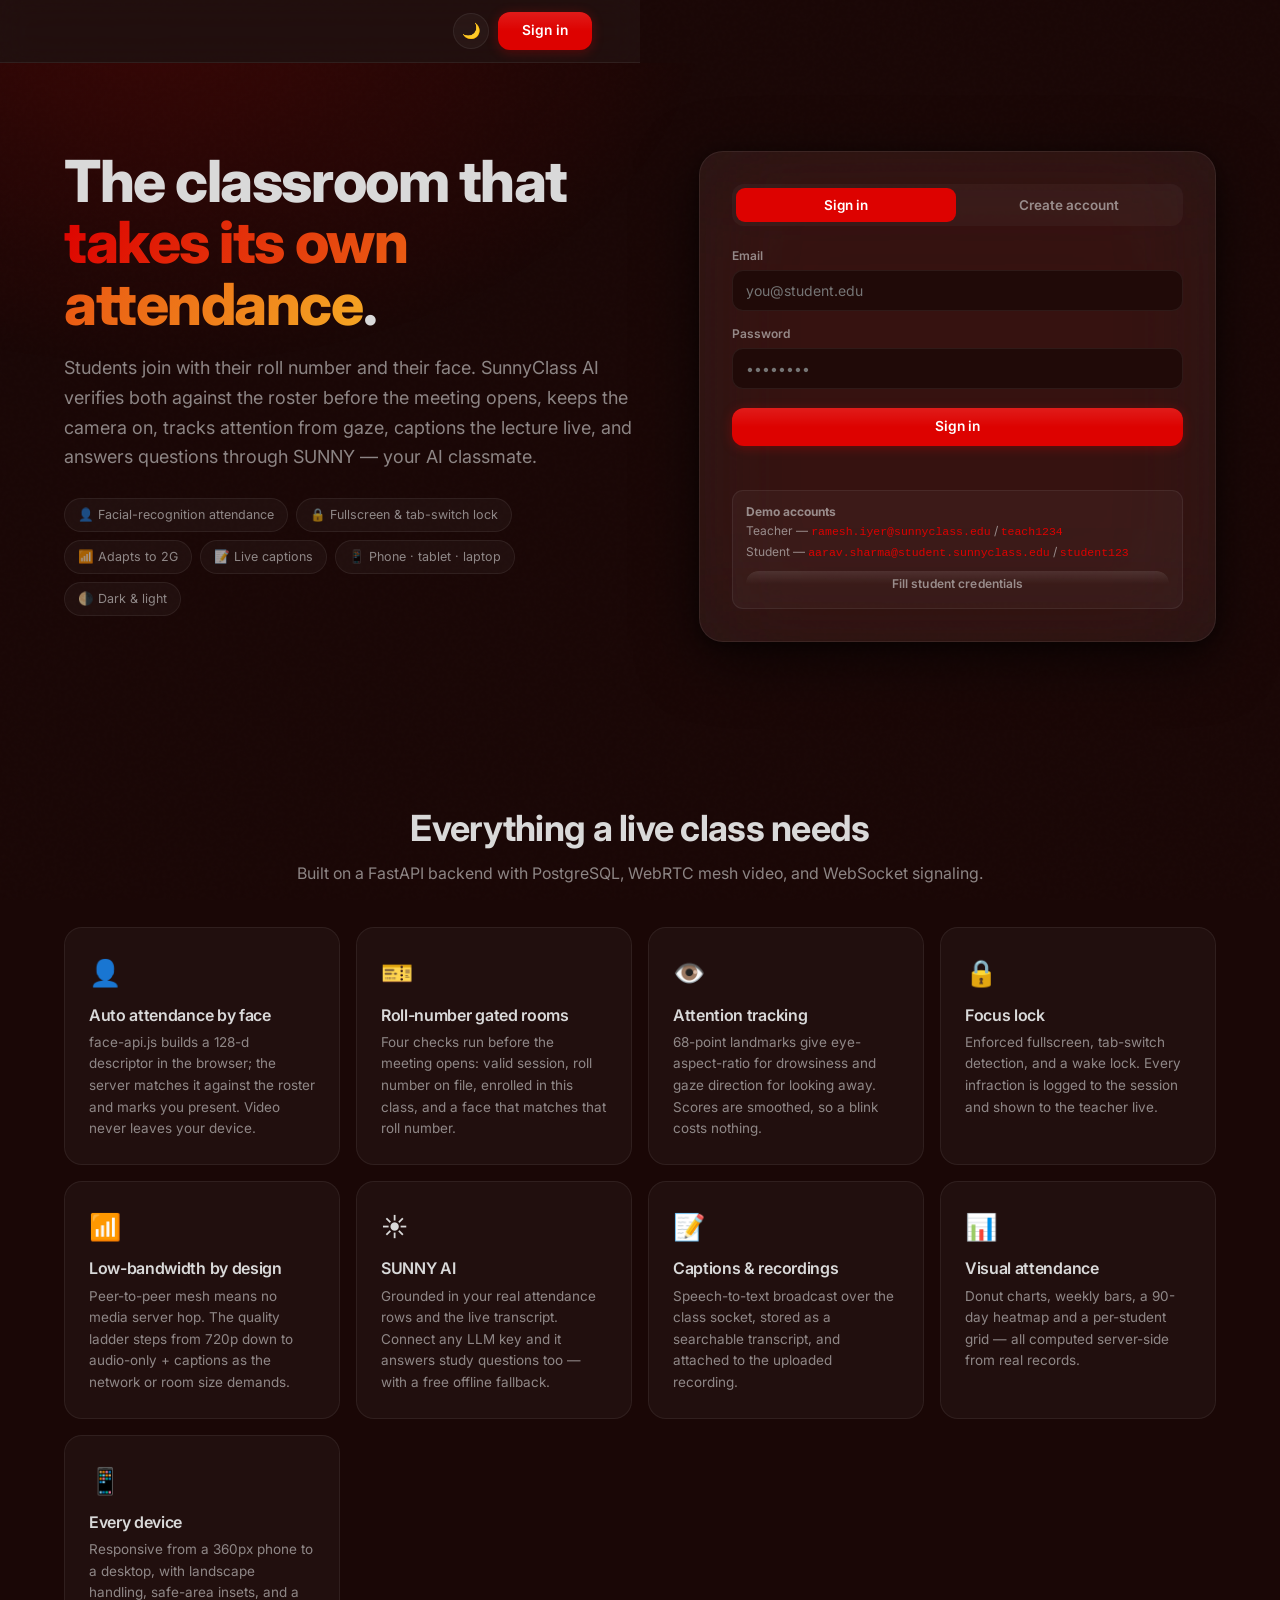
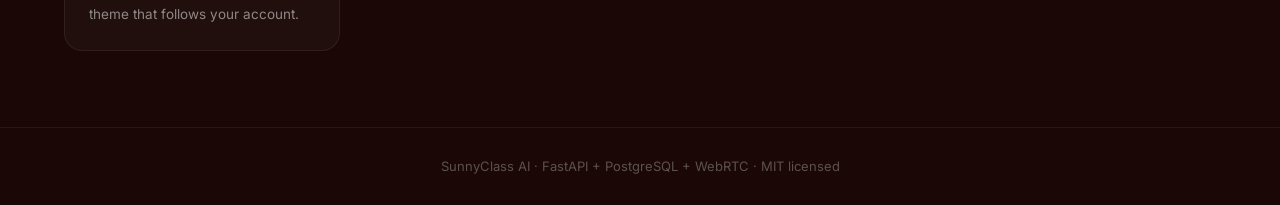
<file: frontend/index.html>
<!DOCTYPE html>
<html lang="en" data-theme="dark">
<head>
<meta charset="UTF-8">
<meta name="viewport" content="width=device-width, initial-scale=1, viewport-fit=cover">
<meta name="theme-color" content="#1A0706">
<meta name="description" content="SunnyClass AI — virtual classrooms with facial-recognition attendance, live captions, and the SUNNY AI assistant.">
<title>SunnyClass AI — Intelligent Virtual Classrooms</title>
<link rel="preconnect" href="https://fonts.googleapis.com">
<link rel="preconnect" href="https://fonts.gstatic.com" crossorigin>
<link href="https://fonts.googleapis.com/css2?family=Inter:wght@300;400;500;600;700;800&display=swap" rel="stylesheet">
<link rel="stylesheet" href="css/liquid-glass.css">
<link rel="stylesheet" href="css/classroom.css">
<style>
  body { margin:0; background:var(--bg-primary); color:var(--text-primary); overflow-x:hidden; }
  .nav { position:sticky; top:0; z-index:50; display:flex; align-items:center; justify-content:space-between;
         padding:12px clamp(14px,4vw,48px); backdrop-filter:blur(18px);
         background:var(--glass-bg); border-bottom:1px solid var(--glass-border); }
  .brand { display:flex; align-items:center; gap:9px; font-weight:800; font-size:17px; }
  .brand em { font-style:normal; color:var(--accent); }
  .nav-actions { display:flex; align-items:center; gap:9px; }

  .hero { display:grid; grid-template-columns:1.05fr .95fr; gap:clamp(24px,5vw,64px);
          align-items:center; padding:clamp(36px,7vw,88px) clamp(16px,5vw,64px);
          background:radial-gradient(900px 600px at 12% -10%, rgba(var(--accent-rgb),.16), transparent 62%); }
  .hero h1 { font-size:clamp(32px,5.6vw,58px); line-height:1.06; letter-spacing:-.025em; margin:0 0 18px; }
  .hero h1 span { background:linear-gradient(120deg,var(--accent),#F5A623); -webkit-background-clip:text;
                  background-clip:text; -webkit-text-fill-color:transparent; }
  .hero p.lead { font-size:clamp(15px,2.1vw,18px); color:var(--text-secondary); line-height:1.65; margin:0 0 26px; max-width:52ch; }
  .pill-row { display:flex; flex-wrap:wrap; gap:8px; margin-bottom:26px; }
  .pill { padding:6px 13px; border-radius:999px; font-size:12.5px; background:var(--glass-bg);
          border:1px solid var(--glass-border); color:var(--text-secondary); }

  .auth-card { padding:clamp(20px,3.4vw,32px); border-radius:24px; }
  .auth-tabs { display:flex; gap:4px; padding:4px; border-radius:12px; background:var(--glass-bg); margin-bottom:20px; }
  .auth-tab { flex:1; padding:9px; border:0; border-radius:9px; background:transparent; cursor:pointer;
              font-family:inherit; font-size:13.5px; font-weight:600; color:var(--text-secondary); transition:all .2s; }
  .auth-tab.active { background:var(--accent); color:#fff; }
  .field { margin-bottom:13px; }
  .field label { display:block; font-size:12px; font-weight:600; color:var(--text-secondary); margin-bottom:5px; }
  .field input, .field select {
    width:100%; padding:11px 13px; border-radius:11px; font-family:inherit; font-size:14px; box-sizing:border-box;
    background:var(--bg-secondary); border:1px solid var(--glass-border); color:var(--text-primary); transition:border-color .2s; }
  .field input:focus, .field select:focus { outline:none; border-color:var(--accent); }
  .row2 { display:grid; grid-template-columns:1fr 1fr; gap:10px; }
  .auth-msg { font-size:13px; margin:10px 0 0; min-height:18px; }
  .auth-msg.error { color:var(--accent); } .auth-msg.ok { color:#2ECC71; }
  .demo-note { margin-top:16px; padding:11px 13px; border-radius:11px; font-size:12px; line-height:1.6;
               background:var(--glass-bg); color:var(--text-secondary); border:1px solid var(--glass-border); }
  .demo-note code { color:var(--accent); font-size:11.5px; }

  .features { padding:clamp(36px,6vw,80px) clamp(16px,5vw,64px); }
  .features h2 { font-size:clamp(24px,3.6vw,36px); text-align:center; margin:0 0 10px; letter-spacing:-.02em; }
  .features > p { text-align:center; color:var(--text-secondary); margin:0 0 40px; }
  .fgrid { display:grid; grid-template-columns:repeat(auto-fit,minmax(250px,1fr)); gap:16px; max-width:1180px; margin:0 auto; }
  .fcard { padding:24px; border-radius:18px; background:var(--glass-bg); border:1px solid var(--glass-border);
           transition:transform .25s cubic-bezier(.16,1,.3,1), border-color .25s; }
  .fcard:hover { transform:translateY(-4px); border-color:var(--glass-border-hover); }
  .fcard i { font-style:normal; font-size:26px; display:block; margin-bottom:12px; }
  .fcard h3 { margin:0 0 7px; font-size:16px; }
  .fcard p { margin:0; font-size:13.5px; color:var(--text-secondary); line-height:1.6; }

  footer { padding:28px; text-align:center; color:var(--text-tertiary); font-size:13px;
           border-top:1px solid var(--glass-border); }
  @media (max-width:900px) { .hero { grid-template-columns:1fr; } }
</style>
</head>
<body>

<nav class="nav">
  <div class="brand">☀️ SunnyClass <em>AI</em></div>
  <div class="nav-actions">
    <button class="icon-btn" id="btn-theme" title="Light / dark">🌙</button>
    <a class="btn btn-primary" href="#auth" style="text-decoration:none">Sign in</a>
  </div>
</nav>

<section class="hero">
  <div>
    <h1>The classroom that <span>takes its own attendance</span>.</h1>
    <p class="lead">
      Students join with their roll number and their face. SunnyClass AI verifies both against
      the roster before the meeting opens, keeps the camera on, tracks attention from gaze,
      captions the lecture live, and answers questions through SUNNY — your AI classmate.
    </p>
    <div class="pill-row">
      <span class="pill">👤 Facial-recognition attendance</span>
      <span class="pill">🔒 Fullscreen &amp; tab-switch lock</span>
      <span class="pill">📶 Adapts to 2G</span>
      <span class="pill">📝 Live captions</span>
      <span class="pill">📱 Phone · tablet · laptop</span>
      <span class="pill">🌗 Dark &amp; light</span>
    </div>
  </div>

  <div class="auth-card glass-float" id="auth">
    <div class="auth-tabs">
      <button class="auth-tab active" data-mode="login">Sign in</button>
      <button class="auth-tab" data-mode="register">Create account</button>
    </div>

    <form id="auth-form" autocomplete="on">
      <div id="register-only" hidden>
        <div class="field">
          <label for="f-name">Full name</label>
          <input id="f-name" name="name" type="text" placeholder="Aarav Sharma" autocomplete="name">
        </div>
        <div class="row2">
          <div class="field">
            <label for="f-role">I am a</label>
            <select id="f-role" name="role">
              <option value="student">Student</option>
              <option value="teacher">Teacher</option>
            </select>
          </div>
          <div class="field">
            <label for="f-roll">Roll number</label>
            <input id="f-roll" name="roll" type="text" placeholder="21CS031" autocomplete="off">
          </div>
        </div>
      </div>

      <div class="field">
        <label for="f-email">Email</label>
        <input id="f-email" name="email" type="email" required placeholder="you@student.edu" autocomplete="email">
      </div>
      <div class="field">
        <label for="f-pass">Password</label>
        <input id="f-pass" name="password" type="password" required placeholder="••••••••" autocomplete="current-password">
      </div>

      <button class="btn btn-primary" id="auth-submit" type="submit" style="width:100%;margin-top:6px">Sign in</button>
      <p class="auth-msg" id="auth-msg"></p>
    </form>

    <div class="demo-note">
      <strong>Demo accounts</strong><br>
      Teacher — <code>ramesh.iyer@sunnyclass.edu</code> / <code>teach1234</code><br>
      Student — <code>aarav.sharma@student.sunnyclass.edu</code> / <code>student123</code>
      <button class="btn btn-ghost" id="fill-student" style="margin-top:9px;width:100%;font-size:12px;padding:7px">
        Fill student credentials
      </button>
    </div>
  </div>
</section>

<section class="features">
  <h2>Everything a live class needs</h2>
  <p>Built on a FastAPI backend with PostgreSQL, WebRTC mesh video, and WebSocket signaling.</p>
  <div class="fgrid">
    <div class="fcard"><i>👤</i><h3>Auto attendance by face</h3>
      <p>face-api.js builds a 128-d descriptor in the browser; the server matches it against the roster and marks you present. Video never leaves your device.</p></div>
    <div class="fcard"><i>🎫</i><h3>Roll-number gated rooms</h3>
      <p>Four checks run before the meeting opens: valid session, roll number on file, enrolled in this class, and a face that matches that roll number.</p></div>
    <div class="fcard"><i>👁️</i><h3>Attention tracking</h3>
      <p>68-point landmarks give eye-aspect-ratio for drowsiness and gaze direction for looking away. Scores are smoothed, so a blink costs nothing.</p></div>
    <div class="fcard"><i>🔒</i><h3>Focus lock</h3>
      <p>Enforced fullscreen, tab-switch detection, and a wake lock. Every infraction is logged to the session and shown to the teacher live.</p></div>
    <div class="fcard"><i>📶</i><h3>Low-bandwidth by design</h3>
      <p>Peer-to-peer mesh means no media server hop. The quality ladder steps from 720p down to audio-only + captions as the network or room size demands.</p></div>
    <div class="fcard"><i>☀️</i><h3>SUNNY AI</h3>
      <p>Grounded in your real attendance rows and the live transcript. Connect any LLM key and it answers study questions too — with a free offline fallback.</p></div>
    <div class="fcard"><i>📝</i><h3>Captions &amp; recordings</h3>
      <p>Speech-to-text broadcast over the class socket, stored as a searchable transcript, and attached to the uploaded recording.</p></div>
    <div class="fcard"><i>📊</i><h3>Visual attendance</h3>
      <p>Donut charts, weekly bars, a 90-day heatmap and a per-student grid — all computed server-side from real records.</p></div>
    <div class="fcard"><i>📱</i><h3>Every device</h3>
      <p>Responsive from a 360px phone to a desktop, with landscape handling, safe-area insets, and a theme that follows your account.</p></div>
  </div>
</section>

<footer>SunnyClass AI · FastAPI + PostgreSQL + WebRTC · MIT licensed</footer>

<script src="js/config.js"></script>
<script src="js/api.js"></script>
<script>
(() => {
  const $ = (id) => document.getElementById(id);
  let mode = 'login';

  /* theme */
  const applyTheme = (t) => {
    document.documentElement.setAttribute('data-theme', t);
    localStorage.setItem('sc-theme', t);
    $('btn-theme').textContent = t === 'dark' ? '🌙' : '☀️';
    document.querySelector('meta[name=theme-color]').setAttribute('content', t === 'dark' ? '#1A0706' : '#f5f0ef');
  };
  applyTheme(localStorage.getItem('sc-theme') || 'dark');
  $('btn-theme').onclick = () =>
    applyTheme(document.documentElement.getAttribute('data-theme') === 'dark' ? 'light' : 'dark');

  /* already signed in? */
  if (API.isAuthed()) {
    API.auth.me().then(() => { location.href = '/dashboard.html'; }).catch(() => API.setToken(null));
  }
  if (new URLSearchParams(location.search).get('expired')) {
    $('auth-msg').textContent = 'Your session expired — please sign in again.';
    $('auth-msg').className = 'auth-msg error';
  }

  /* tabs */
  document.querySelectorAll('.auth-tab').forEach(tab => {
    tab.onclick = () => {
      document.querySelectorAll('.auth-tab').forEach(t => t.classList.remove('active'));
      tab.classList.add('active');
      mode = tab.dataset.mode;
      $('register-only').hidden = mode === 'login';
      $('auth-submit').textContent = mode === 'login' ? 'Sign in' : 'Create account';
      $('f-pass').setAttribute('autocomplete', mode === 'login' ? 'current-password' : 'new-password');
      $('auth-msg').textContent = '';
    };
  });

  $('f-role').onchange = (e) => {
    const isStudent = e.target.value === 'student';
    $('f-roll').closest('.field').style.display = isStudent ? '' : 'none';
  };

  $('fill-student').onclick = () => {
    $('f-email').value = 'aarav.sharma@student.sunnyclass.edu';
    $('f-pass').value = 'student123';
  };

  /* submit */
  $('auth-form').onsubmit = async (e) => {
    e.preventDefault();
    const btn = $('auth-submit'), msg = $('auth-msg');
    btn.disabled = true;
    btn.textContent = mode === 'login' ? 'Signing in…' : 'Creating…';
    msg.textContent = '';

    try {
      if (mode === 'login') {
        await API.auth.login($('f-email').value.trim(), $('f-pass').value);
      } else {
        await API.auth.register({
          full_name: $('f-name').value.trim(),
          email: $('f-email').value.trim(),
          password: $('f-pass').value,
          role: $('f-role').value,
          roll_number: $('f-role').value === 'student' ? $('f-roll').value.trim() : null,
        });
      }
      msg.className = 'auth-msg ok';
      msg.textContent = 'Welcome — taking you to your dashboard…';
      const next = new URLSearchParams(location.search).get('next');
      setTimeout(() => { location.href = next || '/dashboard.html'; }, 500);
    } catch (err) {
      msg.className = 'auth-msg error';
      msg.textContent = err.message || 'Something went wrong.';
      btn.disabled = false;
      btn.textContent = mode === 'login' ? 'Sign in' : 'Create account';
    }
  };
})();
</script>
</body>
</html>
</file>
<file: frontend/css/liquid-glass.css>
/* ================================================================
   SunnyClass AI — Liquid Glass Design System
   Dark-first, frosted glass, iOS-style aesthetics
   ================================================================ */

/* === Google Fonts Import === */
@import url('https://fonts.googleapis.com/css2?family=Inter:wght@300;400;500;600;700;800&display=swap');

/* === CSS Custom Properties === */
:root {
  /* --- Color Palette (Dark Theme — Default) --- */
  /* Coffee Bean #1A0706 · Black Cherry #55100D · Racing Red #DD0200 · Alabaster Grey #D9D9D9 */
  --bg-primary:    #1A0706;
  --bg-secondary:  #200a08;
  --bg-tertiary:   #2a100e;
  --bg-elevated:   #351613;

  /* Glass Morphism */
  --glass-bg:         rgba(217, 217, 217, 0.04);
  --glass-bg-hover:   rgba(217, 217, 217, 0.08);
  --glass-bg-active:  rgba(217, 217, 217, 0.12);
  --glass-bg-strong:  rgba(217, 217, 217, 0.07);
  --glass-border:     rgba(217, 217, 217, 0.08);
  --glass-border-hover: rgba(217, 217, 217, 0.15);
  --glass-blur:       40px;
  --glass-saturate:   180%;

  /* Text */
  --text-primary:    #D9D9D9;
  --text-secondary:  rgba(217, 217, 217, 0.60);
  --text-tertiary:   rgba(217, 217, 217, 0.35);
  --text-inverse:    #1A0706;

  /* Accent — Racing Red */
  --accent:          #DD0200;
  --accent-rgb:      221, 2, 0;
  --accent-glow:     rgba(221, 2, 0, 0.30);
  --accent-soft:     rgba(221, 2, 0, 0.14);
  --accent-hover:    #ff2a28;

  /* Semantic Colors */
  --success:         #34d399;
  --success-soft:    rgba(52, 211, 153, 0.12);
  --warning:         #fbbf24;
  --warning-soft:    rgba(251, 191, 36, 0.12);
  --error:           #DD0200;
  --error-soft:      rgba(221, 2, 0, 0.12);
  --info:            #55100D;
  --info-soft:       rgba(85, 16, 13, 0.20);

  /* Radii */
  --radius-xs:  6px;
  --radius-sm:  8px;
  --radius-md:  12px;
  --radius-lg:  16px;
  --radius-xl:  20px;
  --radius-2xl: 24px;
  --radius-full: 9999px;

  /* Spacing Scale */
  --space-1:  4px;
  --space-2:  8px;
  --space-3:  12px;
  --space-4:  16px;
  --space-5:  20px;
  --space-6:  24px;
  --space-8:  32px;
  --space-10: 40px;
  --space-12: 48px;
  --space-16: 64px;
  --space-20: 80px;

  /* Typography */
  --font-family: 'Inter', -apple-system, BlinkMacSystemFont, 'Segoe UI', sans-serif;
  --font-mono:   'SF Mono', 'Fira Code', 'Cascadia Code', monospace;

  --text-xs:   clamp(0.6875rem, 0.65rem + 0.15vw, 0.75rem);   /* ~11-12px */
  --text-sm:   clamp(0.75rem, 0.7rem + 0.2vw, 0.875rem);      /* ~12-14px */
  --text-base: clamp(0.875rem, 0.82rem + 0.22vw, 1rem);        /* ~14-16px */
  --text-lg:   clamp(1rem, 0.92rem + 0.32vw, 1.125rem);        /* ~16-18px */
  --text-xl:   clamp(1.125rem, 1rem + 0.5vw, 1.25rem);         /* ~18-20px */
  --text-2xl:  clamp(1.25rem, 1.1rem + 0.6vw, 1.5rem);         /* ~20-24px */
  --text-3xl:  clamp(1.5rem, 1.2rem + 1.2vw, 2rem);            /* ~24-32px */
  --text-4xl:  clamp(1.875rem, 1.4rem + 1.8vw, 2.5rem);        /* ~30-40px */
  --text-5xl:  clamp(2.25rem, 1.6rem + 2.5vw, 3.25rem);        /* ~36-52px */
  --text-6xl:  clamp(2.75rem, 1.8rem + 3.5vw, 4rem);           /* ~44-64px */

  /* Shadows */
  --shadow-glass:     0 4px 30px rgba(0, 0, 0, 0.4), 0 1px 3px rgba(0, 0, 0, 0.3);
  --shadow-elevated:  0 8px 40px rgba(0, 0, 0, 0.5), 0 2px 8px rgba(0, 0, 0, 0.3);
  --shadow-float:     0 16px 60px rgba(0, 0, 0, 0.6), 0 4px 16px rgba(0, 0, 0, 0.4);
  --shadow-glow:      0 0 30px var(--accent-glow), 0 0 60px rgba(var(--accent-rgb), 0.1);

  /* Transitions */
  --ease-out:       cubic-bezier(0.16, 1, 0.3, 1);
  --ease-bounce:    cubic-bezier(0.34, 1.56, 0.64, 1);
  --ease-spring:    cubic-bezier(0.22, 1, 0.36, 1);
  --duration-fast:  150ms;
  --duration-base:  250ms;
  --duration-slow:  400ms;

  /* Z-Index Scale */
  --z-base:     1;
  --z-dropdown: 100;
  --z-sticky:   200;
  --z-overlay:  300;
  --z-modal:    400;
  --z-toast:    500;
  --z-chatbot:  600;

  /* Scroll progress bar */
  --scroll-progress: 0;

  /* Motion preference */
  --motion-scale: 1;
}

/* === Light Theme === */
[data-theme="light"] {
  --bg-primary:    #f5f0ef;
  --bg-secondary:  #ffffff;
  --bg-tertiary:   #faf6f5;
  --bg-elevated:   #ffffff;

  --glass-bg:         rgba(255, 255, 255, 0.68);
  --glass-bg-hover:   rgba(255, 255, 255, 0.80);
  --glass-bg-active:  rgba(255, 255, 255, 0.90);
  --glass-bg-strong:  rgba(255, 255, 255, 0.82);
  --glass-border:     rgba(85, 16, 13, 0.08);
  --glass-border-hover: rgba(85, 16, 13, 0.14);

  --text-primary:    #1A0706;
  --text-secondary:  rgba(26, 7, 6, 0.55);
  --text-tertiary:   rgba(26, 7, 6, 0.32);
  --text-inverse:    #D9D9D9;

  --accent:          #BB0200;
  --accent-rgb:      187, 2, 0;
  --accent-glow:     rgba(187, 2, 0, 0.18);
  --accent-soft:     rgba(187, 2, 0, 0.10);
  --accent-hover:    #DD0200;

  --shadow-glass:     0 4px 30px rgba(26, 7, 6, 0.06), 0 1px 3px rgba(26, 7, 6, 0.04);
  --shadow-elevated:  0 8px 40px rgba(26, 7, 6, 0.08), 0 2px 8px rgba(26, 7, 6, 0.05);
  --shadow-float:     0 16px 60px rgba(26, 7, 6, 0.10), 0 4px 16px rgba(26, 7, 6, 0.06);
  --shadow-glow:      0 0 30px var(--accent-glow), 0 0 60px rgba(var(--accent-rgb), 0.06);
}

/* === Reduced Motion === */
@media (prefers-reduced-motion: reduce) {
  :root {
    --motion-scale: 0;
    --duration-fast: 0ms;
    --duration-base: 0ms;
    --duration-slow: 0ms;
  }
}

/* === Reset & Base === */
*,
*::before,
*::after {
  margin: 0;
  padding: 0;
  box-sizing: border-box;
}

html {
  font-size: 16px;
  scroll-behavior: smooth;
  -webkit-font-smoothing: antialiased;
  -moz-osx-font-smoothing: grayscale;
  text-rendering: optimizeLegibility;
}

body {
  font-family: var(--font-family);
  font-size: var(--text-base);
  line-height: 1.6;
  color: var(--text-primary);
  background: var(--bg-primary);
  min-height: 100vh;
  overflow-x: hidden;
  transition: background-color var(--duration-slow) var(--ease-out),
              color var(--duration-slow) var(--ease-out);
}

/* Subtle noise texture overlay for depth */
body::before {
  content: '';
  position: fixed;
  inset: 0;
  z-index: -1;
  opacity: 0.015;
  background-image: url("data:image/svg+xml,%3Csvg viewBox='0 0 256 256' xmlns='http://www.w3.org/2000/svg'%3E%3Cfilter id='n'%3E%3CfeTurbulence type='fractalNoise' baseFrequency='0.9' numOctaves='4' stitchTiles='stitch'/%3E%3C/filter%3E%3Crect width='100%25' height='100%25' filter='url(%23n)'/%3E%3C/svg%3E");
  background-repeat: repeat;
  pointer-events: none;
}

a {
  color: var(--accent);
  text-decoration: none;
  transition: color var(--duration-fast) var(--ease-out);
}

a:hover {
  color: var(--accent-hover);
}

img, video {
  max-width: 100%;
  height: auto;
  display: block;
}

button {
  cursor: pointer;
  font-family: inherit;
  border: none;
  background: none;
  color: inherit;
}

input, textarea, select {
  font-family: inherit;
  font-size: inherit;
  color: inherit;
}

::selection {
  background: var(--accent-soft);
  color: var(--accent);
}

/* Custom Scrollbar */
::-webkit-scrollbar {
  width: 6px;
  height: 6px;
}

::-webkit-scrollbar-track {
  background: transparent;
}

::-webkit-scrollbar-thumb {
  background: var(--glass-border);
  border-radius: var(--radius-full);
}

::-webkit-scrollbar-thumb:hover {
  background: var(--glass-border-hover);
}

/* === Typography === */
h1, h2, h3, h4, h5, h6 {
  line-height: 1.2;
  letter-spacing: -0.02em;
  font-weight: 700;
  color: var(--text-primary);
}

h1 { font-size: var(--text-5xl); font-weight: 800; letter-spacing: -0.03em; }
h2 { font-size: var(--text-4xl); }
h3 { font-size: var(--text-3xl); font-weight: 600; }
h4 { font-size: var(--text-2xl); font-weight: 600; }
h5 { font-size: var(--text-xl);  font-weight: 600; }
h6 { font-size: var(--text-lg);  font-weight: 600; }

p {
  color: var(--text-secondary);
  line-height: 1.7;
}

.text-xs   { font-size: var(--text-xs); }
.text-sm   { font-size: var(--text-sm); }
.text-base { font-size: var(--text-base); }
.text-lg   { font-size: var(--text-lg); }
.text-xl   { font-size: var(--text-xl); }
.text-2xl  { font-size: var(--text-2xl); }
.text-3xl  { font-size: var(--text-3xl); }
.text-4xl  { font-size: var(--text-4xl); }
.text-5xl  { font-size: var(--text-5xl); }
.text-6xl  { font-size: var(--text-6xl); }

.font-light    { font-weight: 300; }
.font-normal   { font-weight: 400; }
.font-medium   { font-weight: 500; }
.font-semibold { font-weight: 600; }
.font-bold     { font-weight: 700; }
.font-black    { font-weight: 800; }

.text-primary   { color: var(--text-primary); }
.text-secondary { color: var(--text-secondary); }
.text-tertiary  { color: var(--text-tertiary); }
.text-accent    { color: var(--accent); }
.text-success   { color: var(--success); }
.text-warning   { color: var(--warning); }
.text-error     { color: var(--error); }

.text-center { text-align: center; }
.text-mono   { font-family: var(--font-mono); }

/* === Layout === */
.container {
  width: 100%;
  max-width: 1200px;
  margin: 0 auto;
  padding: 0 var(--space-6);
}

.container-sm { max-width: 680px; }
.container-lg { max-width: 1440px; }

.section {
  padding: var(--space-20) 0;
}

.section-sm {
  padding: var(--space-12) 0;
}

/* Flex Utilities */
.flex        { display: flex; }
.flex-col    { flex-direction: column; }
.flex-wrap   { flex-wrap: wrap; }
.items-center   { align-items: center; }
.items-start    { align-items: flex-start; }
.items-end      { align-items: flex-end; }
.justify-center { justify-content: center; }
.justify-between { justify-content: space-between; }
.justify-end    { justify-content: flex-end; }
.gap-1  { gap: var(--space-1); }
.gap-2  { gap: var(--space-2); }
.gap-3  { gap: var(--space-3); }
.gap-4  { gap: var(--space-4); }
.gap-6  { gap: var(--space-6); }
.gap-8  { gap: var(--space-8); }
.gap-10 { gap: var(--space-10); }
.gap-12 { gap: var(--space-12); }
.flex-1 { flex: 1; }

/* Grid Utilities */
.grid { display: grid; }
.grid-2 { grid-template-columns: repeat(2, 1fr); }
.grid-3 { grid-template-columns: repeat(3, 1fr); }
.grid-4 { grid-template-columns: repeat(4, 1fr); }

@media (max-width: 1024px) {
  .grid-4 { grid-template-columns: repeat(2, 1fr); }
  .grid-3 { grid-template-columns: repeat(2, 1fr); }
}

@media (max-width: 640px) {
  .grid-4,
  .grid-3,
  .grid-2 { grid-template-columns: 1fr; }

  .container { padding: 0 var(--space-4); }
  .section   { padding: var(--space-12) 0; }
}

/* Spacing Utilities */
.mt-1  { margin-top: var(--space-1); }
.mt-2  { margin-top: var(--space-2); }
.mt-3  { margin-top: var(--space-3); }
.mt-4  { margin-top: var(--space-4); }
.mt-6  { margin-top: var(--space-6); }
.mt-8  { margin-top: var(--space-8); }
.mt-10 { margin-top: var(--space-10); }
.mt-12 { margin-top: var(--space-12); }
.mb-2  { margin-bottom: var(--space-2); }
.mb-4  { margin-bottom: var(--space-4); }
.mb-6  { margin-bottom: var(--space-6); }
.mb-8  { margin-bottom: var(--space-8); }

.p-2  { padding: var(--space-2); }
.p-3  { padding: var(--space-3); }
.p-4  { padding: var(--space-4); }
.p-6  { padding: var(--space-6); }
.p-8  { padding: var(--space-8); }
.px-4 { padding-left: var(--space-4); padding-right: var(--space-4); }
.px-6 { padding-left: var(--space-6); padding-right: var(--space-6); }
.py-2 { padding-top: var(--space-2); padding-bottom: var(--space-2); }
.py-3 { padding-top: var(--space-3); padding-bottom: var(--space-3); }
.py-4 { padding-top: var(--space-4); padding-bottom: var(--space-4); }

/* === Glass Components === */

/* Base glass panel */
.glass {
  background: var(--glass-bg);
  backdrop-filter: blur(var(--glass-blur)) saturate(var(--glass-saturate));
  -webkit-backdrop-filter: blur(var(--glass-blur)) saturate(var(--glass-saturate));
  border: 1px solid var(--glass-border);
  border-radius: var(--radius-lg);
  box-shadow: var(--shadow-glass);
  transition: background var(--duration-base) var(--ease-out),
              border-color var(--duration-base) var(--ease-out),
              box-shadow var(--duration-base) var(--ease-out);
}

.glass:hover {
  background: var(--glass-bg-hover);
  border-color: var(--glass-border-hover);
}

/* Strong glass (more opaque) */
.glass-strong {
  background: var(--glass-bg-strong);
  backdrop-filter: blur(60px) saturate(200%);
  -webkit-backdrop-filter: blur(60px) saturate(200%);
  border: 1px solid var(--glass-border);
  border-radius: var(--radius-lg);
  box-shadow: var(--shadow-glass);
}

/* Floating glass (elevated, for nav, modals) */
.glass-float {
  background: var(--glass-bg-strong);
  backdrop-filter: blur(60px) saturate(200%);
  -webkit-backdrop-filter: blur(60px) saturate(200%);
  border: 1px solid var(--glass-border);
  border-radius: var(--radius-xl);
  box-shadow: var(--shadow-float);
}

/* Glass card */
.glass-card {
  background: var(--glass-bg);
  backdrop-filter: blur(var(--glass-blur)) saturate(var(--glass-saturate));
  -webkit-backdrop-filter: blur(var(--glass-blur)) saturate(var(--glass-saturate));
  border: 1px solid var(--glass-border);
  border-radius: var(--radius-xl);
  box-shadow: var(--shadow-glass);
  padding: var(--space-6);
  transition: transform var(--duration-base) var(--ease-out),
              box-shadow var(--duration-base) var(--ease-out),
              border-color var(--duration-base) var(--ease-out);
}

.glass-card:hover {
  transform: translateY(-2px) scale(calc(1 + 0.005 * var(--motion-scale)));
  box-shadow: var(--shadow-elevated);
  border-color: var(--glass-border-hover);
}

/* Inset glass (recessed look for inputs, video areas) */
.glass-inset {
  background: rgba(0, 0, 0, 0.2);
  border: 1px solid var(--glass-border);
  border-radius: var(--radius-md);
  box-shadow: inset 0 2px 8px rgba(0, 0, 0, 0.3);
}

[data-theme="light"] .glass-inset {
  background: rgba(0, 0, 0, 0.04);
  box-shadow: inset 0 2px 8px rgba(0, 0, 0, 0.06);
}

/* === Navigation === */
.nav {
  position: fixed;
  top: var(--space-4);
  left: 50%;
  transform: translateX(-50%);
  z-index: var(--z-sticky);
  padding: var(--space-3) var(--space-6);
  display: flex;
  align-items: center;
  gap: var(--space-8);
  min-width: min(90vw, 900px);
}

.nav-brand {
  display: flex;
  align-items: center;
  gap: var(--space-3);
  font-weight: 700;
  font-size: var(--text-lg);
  color: var(--text-primary);
  letter-spacing: -0.01em;
  white-space: nowrap;
}

.nav-brand-icon {
  width: 32px;
  height: 32px;
  background: linear-gradient(135deg, var(--accent), #55100D);
  border-radius: var(--radius-sm);
  display: flex;
  align-items: center;
  justify-content: center;
  font-size: 16px;
  color: white;
  font-weight: 800;
}

.nav-links {
  display: flex;
  align-items: center;
  gap: var(--space-1);
  list-style: none;
  flex: 1;
  justify-content: center;
}

.nav-links a {
  padding: var(--space-2) var(--space-4);
  border-radius: var(--radius-sm);
  color: var(--text-secondary);
  font-size: var(--text-sm);
  font-weight: 500;
  transition: color var(--duration-fast) var(--ease-out),
              background var(--duration-fast) var(--ease-out);
}

.nav-links a:hover,
.nav-links a.active {
  color: var(--text-primary);
  background: var(--glass-bg-hover);
}

.nav-actions {
  display: flex;
  align-items: center;
  gap: var(--space-3);
}

/* Scroll progress bar */
.scroll-progress {
  position: fixed;
  top: 0;
  left: 0;
  height: 2px;
  background: linear-gradient(90deg, var(--accent), #55100D);
  z-index: var(--z-sticky);
  transform-origin: left;
  transform: scaleX(var(--scroll-progress));
  transition: transform 80ms linear;
}

/* Mobile nav */
.nav-toggle {
  display: none;
  width: 32px;
  height: 32px;
  align-items: center;
  justify-content: center;
  border-radius: var(--radius-sm);
}

@media (max-width: 768px) {
  .nav {
    min-width: calc(100vw - var(--space-8));
    padding: var(--space-3) var(--space-4);
    gap: var(--space-4);
  }

  .nav-toggle { display: flex; }

  .nav-links {
    display: none;
    position: absolute;
    top: calc(100% + var(--space-2));
    left: 0;
    right: 0;
    flex-direction: column;
    background: var(--glass-bg-strong);
    backdrop-filter: blur(60px) saturate(200%);
    -webkit-backdrop-filter: blur(60px) saturate(200%);
    border: 1px solid var(--glass-border);
    border-radius: var(--radius-lg);
    padding: var(--space-3);
    box-shadow: var(--shadow-float);
  }

  .nav-links.open { display: flex; }

  .nav-links a {
    width: 100%;
    padding: var(--space-3) var(--space-4);
  }
}

/* === Buttons === */
.btn {
  display: inline-flex;
  align-items: center;
  justify-content: center;
  gap: var(--space-2);
  padding: var(--space-3) var(--space-6);
  border-radius: var(--radius-md);
  font-size: var(--text-sm);
  font-weight: 600;
  letter-spacing: 0.01em;
  line-height: 1;
  white-space: nowrap;
  transition: all var(--duration-fast) var(--ease-out);
  position: relative;
  overflow: hidden;
}

.btn::after {
  content: '';
  position: absolute;
  inset: 0;
  background: linear-gradient(180deg, rgba(255,255,255,0.1) 0%, transparent 50%);
  border-radius: inherit;
  pointer-events: none;
}

/* Primary button */
.btn-primary {
  background: var(--accent);
  color: #fff;
  box-shadow: 0 2px 12px var(--accent-glow);
}

.btn-primary:hover {
  background: var(--accent-hover);
  box-shadow: 0 4px 20px var(--accent-glow);
  transform: translateY(-1px);
}

.btn-primary:active {
  transform: translateY(0);
}

/* Secondary / Glass button */
.btn-secondary {
  background: var(--glass-bg);
  backdrop-filter: blur(20px);
  -webkit-backdrop-filter: blur(20px);
  border: 1px solid var(--glass-border);
  color: var(--text-primary);
}

.btn-secondary:hover {
  background: var(--glass-bg-hover);
  border-color: var(--glass-border-hover);
}

/* Ghost button */
.btn-ghost {
  color: var(--text-secondary);
  padding: var(--space-2) var(--space-4);
}

.btn-ghost:hover {
  color: var(--text-primary);
  background: var(--glass-bg-hover);
}

/* Danger button */
.btn-danger {
  background: var(--error);
  color: #fff;
}

.btn-danger:hover {
  background: #f98585;
  box-shadow: 0 4px 20px rgba(248, 113, 113, 0.25);
}

/* Sizes */
.btn-sm {
  padding: var(--space-2) var(--space-4);
  font-size: var(--text-xs);
  border-radius: var(--radius-sm);
}

.btn-lg {
  padding: var(--space-4) var(--space-8);
  font-size: var(--text-base);
  border-radius: var(--radius-lg);
}

/* Icon button */
.btn-icon {
  width: 40px;
  height: 40px;
  padding: 0;
  border-radius: var(--radius-md);
  font-size: 18px;
}

.btn-icon-sm {
  width: 32px;
  height: 32px;
  padding: 0;
  border-radius: var(--radius-sm);
  font-size: 14px;
}

/* === Forms & Inputs === */
.input {
  width: 100%;
  padding: var(--space-3) var(--space-4);
  background: var(--glass-bg);
  backdrop-filter: blur(20px);
  -webkit-backdrop-filter: blur(20px);
  border: 1px solid var(--glass-border);
  border-radius: var(--radius-md);
  color: var(--text-primary);
  font-size: var(--text-sm);
  outline: none;
  transition: border-color var(--duration-fast) var(--ease-out),
              box-shadow var(--duration-fast) var(--ease-out);
}

.input:focus {
  border-color: var(--accent);
  box-shadow: 0 0 0 3px var(--accent-soft);
}

.input::placeholder {
  color: var(--text-tertiary);
}

.input-group {
  display: flex;
  flex-direction: column;
  gap: var(--space-2);
}

.input-label {
  font-size: var(--text-sm);
  font-weight: 500;
  color: var(--text-secondary);
}

textarea.input {
  resize: vertical;
  min-height: 100px;
  line-height: 1.6;
}

/* === Badges & Pills === */
.badge {
  display: inline-flex;
  align-items: center;
  gap: var(--space-1);
  padding: var(--space-1) var(--space-3);
  border-radius: var(--radius-full);
  font-size: var(--text-xs);
  font-weight: 600;
  letter-spacing: 0.02em;
}

.badge-accent {
  background: var(--accent-soft);
  color: var(--accent);
}

.badge-success {
  background: var(--success-soft);
  color: var(--success);
}

.badge-warning {
  background: var(--warning-soft);
  color: var(--warning);
}

.badge-error {
  background: var(--error-soft);
  color: var(--error);
}

.badge-glass {
  background: var(--glass-bg);
  border: 1px solid var(--glass-border);
  color: var(--text-secondary);
}

/* Status dot */
.status-dot {
  width: 8px;
  height: 8px;
  border-radius: 50%;
  display: inline-block;
}

.status-dot-live {
  background: var(--success);
  box-shadow: 0 0 8px var(--success);
  animation: pulse-glow 2s infinite;
}

.status-dot-offline { background: var(--text-tertiary); }
.status-dot-warning { background: var(--warning); }

/* === Tabs === */
.tabs {
  display: flex;
  gap: var(--space-1);
  padding: var(--space-1);
  background: var(--glass-bg);
  border: 1px solid var(--glass-border);
  border-radius: var(--radius-lg);
  overflow-x: auto;
}

.tab {
  padding: var(--space-2) var(--space-5);
  border-radius: var(--radius-md);
  font-size: var(--text-sm);
  font-weight: 500;
  color: var(--text-secondary);
  transition: all var(--duration-fast) var(--ease-out);
  white-space: nowrap;
  cursor: pointer;
}

.tab:hover {
  color: var(--text-primary);
  background: var(--glass-bg-hover);
}

.tab.active {
  color: var(--text-primary);
  background: var(--glass-bg-active);
  box-shadow: 0 1px 4px rgba(0,0,0,0.2);
}

/* Tab content panels */
.tab-panel {
  display: none;
  animation: fadeSlideUp var(--duration-base) var(--ease-out);
}

.tab-panel.active {
  display: block;
}

/* === Modal / Dialog === */
.modal-overlay {
  position: fixed;
  inset: 0;
  background: rgba(0, 0, 0, 0.6);
  backdrop-filter: blur(8px);
  -webkit-backdrop-filter: blur(8px);
  z-index: var(--z-modal);
  display: flex;
  align-items: center;
  justify-content: center;
  padding: var(--space-6);
  opacity: 0;
  pointer-events: none;
  transition: opacity var(--duration-base) var(--ease-out);
}

.modal-overlay.open {
  opacity: 1;
  pointer-events: all;
}

.modal {
  width: 100%;
  max-width: 520px;
  max-height: 80vh;
  overflow-y: auto;
  padding: var(--space-8);
  transform: scale(0.95) translateY(10px);
  transition: transform var(--duration-base) var(--ease-spring);
}

.modal-overlay.open .modal {
  transform: scale(1) translateY(0);
}

.modal-header {
  display: flex;
  align-items: center;
  justify-content: space-between;
  margin-bottom: var(--space-6);
}

.modal-title {
  font-size: var(--text-xl);
  font-weight: 700;
}

/* === Toast / Notification === */
.toast-container {
  position: fixed;
  top: var(--space-6);
  right: var(--space-6);
  z-index: var(--z-toast);
  display: flex;
  flex-direction: column;
  gap: var(--space-3);
}

.toast {
  padding: var(--space-4) var(--space-5);
  border-radius: var(--radius-md);
  font-size: var(--text-sm);
  font-weight: 500;
  display: flex;
  align-items: center;
  gap: var(--space-3);
  min-width: 300px;
  max-width: 420px;
  animation: slideInRight var(--duration-base) var(--ease-spring);
}

.toast-success { background: var(--success-soft); border: 1px solid rgba(52,211,153,0.2); color: var(--success); }
.toast-error   { background: var(--error-soft);   border: 1px solid rgba(248,113,113,0.2); color: var(--error); }
.toast-warning { background: var(--warning-soft); border: 1px solid rgba(251,191,36,0.2);  color: var(--warning); }
.toast-info    { background: var(--info-soft);    border: 1px solid rgba(129,140,248,0.2);  color: var(--info); }

/* === Avatar === */
.avatar {
  width: 40px;
  height: 40px;
  border-radius: 50%;
  overflow: hidden;
  border: 2px solid var(--glass-border);
  flex-shrink: 0;
  display: flex;
  align-items: center;
  justify-content: center;
  font-weight: 700;
  font-size: var(--text-sm);
  background: var(--accent-soft);
  color: var(--accent);
}

.avatar img {
  width: 100%;
  height: 100%;
  object-fit: cover;
}

.avatar-sm { width: 32px; height: 32px; font-size: var(--text-xs); }
.avatar-lg { width: 56px; height: 56px; font-size: var(--text-lg); }
.avatar-xl { width: 72px; height: 72px; font-size: var(--text-2xl); }

.avatar-group {
  display: flex;
}

.avatar-group .avatar {
  margin-left: -8px;
}

.avatar-group .avatar:first-child {
  margin-left: 0;
}

/* === Video Grid (Classroom) === */
.video-grid {
  display: grid;
  gap: var(--space-3);
  grid-template-columns: 1fr;
  height: 100%;
}

.video-grid.has-students {
  grid-template-columns: 3fr 1fr;
}

.video-tile {
  position: relative;
  border-radius: var(--radius-lg);
  overflow: hidden;
  background: var(--bg-tertiary);
  border: 1px solid var(--glass-border);
  aspect-ratio: 16 / 9;
}

.video-tile video {
  width: 100%;
  height: 100%;
  object-fit: cover;
}

.video-tile-overlay {
  position: absolute;
  bottom: 0;
  left: 0;
  right: 0;
  padding: var(--space-3) var(--space-4);
  background: linear-gradient(transparent, rgba(0,0,0,0.7));
  display: flex;
  align-items: center;
  justify-content: space-between;
}

.video-tile-name {
  font-size: var(--text-sm);
  font-weight: 600;
  color: #fff;
}

.video-students-sidebar {
  display: flex;
  flex-direction: column;
  gap: var(--space-3);
  overflow-y: auto;
  max-height: 100%;
}

.video-students-sidebar .video-tile {
  aspect-ratio: 4 / 3;
}

@media (max-width: 768px) {
  .video-grid.has-students {
    grid-template-columns: 1fr;
    grid-template-rows: 3fr auto;
  }

  .video-students-sidebar {
    flex-direction: row;
    overflow-x: auto;
    max-height: none;
  }

  .video-students-sidebar .video-tile {
    min-width: 120px;
    aspect-ratio: 4 / 3;
  }
}

/* === Captions Overlay === */
.captions-bar {
  position: fixed;
  bottom: var(--space-6);
  left: 50%;
  transform: translateX(-50%);
  max-width: 80vw;
  padding: var(--space-3) var(--space-6);
  font-size: var(--text-base);
  font-weight: 500;
  text-align: center;
  z-index: var(--z-overlay);
  color: #fff;
  background: rgba(0, 0, 0, 0.7);
  backdrop-filter: blur(20px);
  -webkit-backdrop-filter: blur(20px);
  border-radius: var(--radius-lg);
  opacity: 0;
  transition: opacity var(--duration-fast) var(--ease-out);
  pointer-events: none;
}

.captions-bar.visible {
  opacity: 1;
}

/* === Tab-Switch Warning Overlay === */
.violation-overlay {
  position: fixed;
  inset: 0;
  background: rgba(0, 0, 0, 0.85);
  backdrop-filter: blur(30px);
  -webkit-backdrop-filter: blur(30px);
  z-index: var(--z-modal);
  display: flex;
  flex-direction: column;
  align-items: center;
  justify-content: center;
  gap: var(--space-6);
  opacity: 0;
  pointer-events: none;
  transition: opacity var(--duration-base) var(--ease-out);
}

.violation-overlay.visible {
  opacity: 1;
  pointer-events: all;
}

.violation-icon {
  width: 80px;
  height: 80px;
  border-radius: 50%;
  background: var(--error-soft);
  display: flex;
  align-items: center;
  justify-content: center;
  font-size: 36px;
  animation: shake 0.5s var(--ease-out);
}

/* === Dashboard Specific === */
.stat-card {
  padding: var(--space-6);
}

.stat-value {
  font-size: var(--text-4xl);
  font-weight: 800;
  letter-spacing: -0.03em;
  line-height: 1;
  margin-bottom: var(--space-2);
}

.stat-label {
  font-size: var(--text-sm);
  color: var(--text-secondary);
  font-weight: 500;
}

.stat-trend {
  display: inline-flex;
  align-items: center;
  gap: var(--space-1);
  font-size: var(--text-xs);
  font-weight: 600;
  margin-top: var(--space-3);
}

.stat-trend-up   { color: var(--success); }
.stat-trend-down { color: var(--error); }

/* Calendar Heatmap */
.heatmap {
  display: grid;
  grid-template-columns: repeat(auto-fill, 14px);
  gap: 3px;
}

.heatmap-cell {
  width: 14px;
  height: 14px;
  border-radius: 3px;
  background: var(--glass-bg);
  border: 1px solid var(--glass-border);
  transition: background var(--duration-fast);
}

.heatmap-cell[data-level="1"] { background: var(--accent-soft); }
.heatmap-cell[data-level="2"] { background: rgba(var(--accent-rgb), 0.4); }
.heatmap-cell[data-level="3"] { background: rgba(var(--accent-rgb), 0.6); }
.heatmap-cell[data-level="4"] { background: var(--accent); }

/* === Engagement Meter === */
.engagement-ring {
  position: relative;
  width: 120px;
  height: 120px;
}

.engagement-ring svg {
  transform: rotate(-90deg);
}

.engagement-ring circle {
  fill: none;
  stroke-width: 8;
  stroke-linecap: round;
}

.engagement-ring .bg {
  stroke: var(--glass-bg-strong);
}

.engagement-ring .progress {
  stroke: var(--accent);
  transition: stroke-dashoffset var(--duration-slow) var(--ease-out);
}

.engagement-value {
  position: absolute;
  inset: 0;
  display: flex;
  align-items: center;
  justify-content: center;
  font-size: var(--text-2xl);
  font-weight: 800;
}

/* === Animations & Keyframes === */
@keyframes fadeIn {
  from { opacity: 0; }
  to   { opacity: 1; }
}

@keyframes fadeSlideUp {
  from { opacity: 0; transform: translateY(16px); }
  to   { opacity: 1; transform: translateY(0); }
}

@keyframes fadeSlideDown {
  from { opacity: 0; transform: translateY(-16px); }
  to   { opacity: 1; transform: translateY(0); }
}

@keyframes slideInRight {
  from { opacity: 0; transform: translateX(30px); }
  to   { opacity: 1; transform: translateX(0); }
}

@keyframes scaleIn {
  from { opacity: 0; transform: scale(0.9); }
  to   { opacity: 1; transform: scale(1); }
}

@keyframes shake {
  0%, 100% { transform: translateX(0); }
  10%, 50%, 90% { transform: translateX(-5px); }
  30%, 70% { transform: translateX(5px); }
}

@keyframes pulse-glow {
  0%, 100% { opacity: 1; box-shadow: 0 0 8px currentColor; }
  50%      { opacity: 0.6; box-shadow: 0 0 16px currentColor; }
}

@keyframes float {
  0%, 100% { transform: translateY(0); }
  50%      { transform: translateY(-8px); }
}

@keyframes spin {
  to { transform: rotate(360deg); }
}

@keyframes bounce-in {
  0%   { opacity: 0; transform: scale(0.3); }
  50%  { transform: scale(1.05); }
  70%  { transform: scale(0.95); }
  100% { opacity: 1; transform: scale(1); }
}

@keyframes typing-dot {
  0%, 60%, 100% { opacity: 0.3; transform: translateY(0); }
  30%           { opacity: 1;   transform: translateY(-4px); }
}

/* Reveal on scroll */
.reveal {
  opacity: 0;
  transform: translateY(30px);
  transition: opacity 0.6s var(--ease-out),
              transform 0.6s var(--ease-out);
}

.reveal.visible {
  opacity: 1;
  transform: translateY(0);
}

.reveal-delay-1 { transition-delay: 0.1s; }
.reveal-delay-2 { transition-delay: 0.2s; }
.reveal-delay-3 { transition-delay: 0.3s; }
.reveal-delay-4 { transition-delay: 0.4s; }

/* === Utility Classes === */
.w-full  { width: 100%; }
.h-full  { height: 100%; }
.hidden  { display: none !important; }
.sr-only {
  position: absolute;
  width: 1px;
  height: 1px;
  padding: 0;
  margin: -1px;
  overflow: hidden;
  clip: rect(0,0,0,0);
  border: 0;
}

.truncate {
  white-space: nowrap;
  overflow: hidden;
  text-overflow: ellipsis;
}

.relative { position: relative; }
.absolute { position: absolute; }
.sticky   { position: sticky; }
.overflow-hidden { overflow: hidden; }
.pointer  { cursor: pointer; }

/* Loading spinner */
.spinner {
  width: 20px;
  height: 20px;
  border: 2px solid var(--glass-border);
  border-top-color: var(--accent);
  border-radius: 50%;
  animation: spin 0.6s linear infinite;
}

.spinner-lg {
  width: 40px;
  height: 40px;
  border-width: 3px;
}

/* Divider */
.divider {
  height: 1px;
  background: var(--glass-border);
  border: none;
  margin: var(--space-6) 0;
}

/* === SUNNY Chatbot Styles === */
.sunny-fab {
  position: fixed;
  bottom: var(--space-6);
  right: var(--space-6);
  width: 60px;
  height: 60px;
  border-radius: 50%;
  background: linear-gradient(135deg, var(--accent), #55100D);
  color: #fff;
  font-size: 24px;
  display: flex;
  align-items: center;
  justify-content: center;
  z-index: var(--z-chatbot);
  box-shadow: 0 4px 20px var(--accent-glow),
              0 8px 32px rgba(0, 0, 0, 0.3);
  transition: transform var(--duration-fast) var(--ease-bounce),
              box-shadow var(--duration-fast) var(--ease-out);
  cursor: pointer;
  border: none;
}

.sunny-fab:hover {
  transform: scale(1.1);
  box-shadow: 0 6px 28px var(--accent-glow),
              0 12px 40px rgba(0, 0, 0, 0.4);
}

.sunny-fab.open {
  transform: scale(0);
  pointer-events: none;
}

/* Chatbot Panel */
.sunny-panel {
  position: fixed;
  bottom: var(--space-6);
  right: var(--space-6);
  width: min(420px, calc(100vw - var(--space-8)));
  height: min(600px, calc(100vh - 120px));
  z-index: var(--z-chatbot);
  display: flex;
  flex-direction: column;
  overflow: hidden;
  transform: scale(0.4) translateY(40px);
  transform-origin: bottom right;
  opacity: 0;
  pointer-events: none;
  transition: transform var(--duration-base) var(--ease-spring),
              opacity var(--duration-base) var(--ease-out);
}

.sunny-panel.open {
  transform: scale(1) translateY(0);
  opacity: 1;
  pointer-events: all;
}

.sunny-header {
  display: flex;
  align-items: center;
  gap: var(--space-3);
  padding: var(--space-4) var(--space-5);
  border-bottom: 1px solid var(--glass-border);
}

.sunny-avatar {
  width: 40px;
  height: 40px;
  border-radius: 50%;
  background: linear-gradient(135deg, var(--accent), #55100D);
  display: flex;
  align-items: center;
  justify-content: center;
  font-size: 20px;
  color: #fff;
  position: relative;
}

.sunny-avatar::after {
  content: '';
  position: absolute;
  inset: -3px;
  border-radius: 50%;
  background: conic-gradient(var(--accent), #55100D, var(--accent));
  z-index: -1;
  opacity: 0.4;
  animation: spin 3s linear infinite;
}

.sunny-name {
  font-weight: 700;
  font-size: var(--text-base);
}

.sunny-status {
  font-size: var(--text-xs);
  color: var(--success);
  display: flex;
  align-items: center;
  gap: var(--space-1);
}

.sunny-close {
  margin-left: auto;
  width: 32px;
  height: 32px;
  border-radius: 50%;
  display: flex;
  align-items: center;
  justify-content: center;
  color: var(--text-secondary);
  transition: background var(--duration-fast), color var(--duration-fast);
}

.sunny-close:hover {
  background: var(--glass-bg-hover);
  color: var(--text-primary);
}

/* Messages area */
.sunny-messages {
  flex: 1;
  overflow-y: auto;
  padding: var(--space-4);
  display: flex;
  flex-direction: column;
  gap: var(--space-3);
}

.sunny-msg {
  max-width: 85%;
  padding: var(--space-3) var(--space-4);
  border-radius: var(--radius-lg);
  font-size: var(--text-sm);
  line-height: 1.5;
  animation: fadeSlideUp var(--duration-fast) var(--ease-out);
}

.sunny-msg-bot {
  align-self: flex-start;
  background: var(--glass-bg-strong);
  border: 1px solid var(--glass-border);
  color: var(--text-primary);
  border-bottom-left-radius: var(--radius-xs);
}

.sunny-msg-user {
  align-self: flex-end;
  background: var(--accent);
  color: #fff;
  border-bottom-right-radius: var(--radius-xs);
}

/* Typing indicator */
.sunny-typing {
  display: flex;
  gap: 4px;
  padding: var(--space-3) var(--space-4);
  align-self: flex-start;
}

.sunny-typing span {
  width: 6px;
  height: 6px;
  border-radius: 50%;
  background: var(--text-tertiary);
  animation: typing-dot 1.2s infinite;
}

.sunny-typing span:nth-child(2) { animation-delay: 0.2s; }
.sunny-typing span:nth-child(3) { animation-delay: 0.4s; }

/* Quick action chips */
.sunny-chips {
  display: flex;
  flex-wrap: wrap;
  gap: var(--space-2);
  padding: var(--space-2) var(--space-4);
}

.sunny-chip {
  padding: var(--space-2) var(--space-3);
  border-radius: var(--radius-full);
  font-size: var(--text-xs);
  font-weight: 500;
  background: var(--glass-bg);
  border: 1px solid var(--glass-border);
  color: var(--text-secondary);
  cursor: pointer;
  transition: all var(--duration-fast) var(--ease-out);
  white-space: nowrap;
}

.sunny-chip:hover {
  background: var(--accent-soft);
  border-color: var(--accent);
  color: var(--accent);
}

/* Input area */
.sunny-input-area {
  display: flex;
  align-items: center;
  gap: var(--space-2);
  padding: var(--space-3) var(--space-4);
  border-top: 1px solid var(--glass-border);
}

.sunny-input {
  flex: 1;
  padding: var(--space-3) var(--space-4);
  background: var(--glass-bg);
  border: 1px solid var(--glass-border);
  border-radius: var(--radius-full);
  color: var(--text-primary);
  font-size: var(--text-sm);
  outline: none;
  transition: border-color var(--duration-fast);
}

.sunny-input:focus {
  border-color: var(--accent);
}

.sunny-send {
  width: 36px;
  height: 36px;
  border-radius: 50%;
  background: var(--accent);
  color: #fff;
  display: flex;
  align-items: center;
  justify-content: center;
  font-size: 16px;
  border: none;
  cursor: pointer;
  transition: background var(--duration-fast), transform var(--duration-fast);
}

.sunny-send:hover {
  background: var(--accent-hover);
  transform: scale(1.05);
}

.sunny-voice {
  width: 36px;
  height: 36px;
  border-radius: 50%;
  background: transparent;
  color: var(--text-secondary);
  display: flex;
  align-items: center;
  justify-content: center;
  font-size: 16px;
  border: 1px solid var(--glass-border);
  cursor: pointer;
  transition: all var(--duration-fast);
}

.sunny-voice:hover,
.sunny-voice.listening {
  background: var(--error-soft);
  border-color: var(--error);
  color: var(--error);
}

/* === Print Styles === */
@media print {
  .nav, .scroll-progress, .sunny-fab, .sunny-panel,
  .toast-container, .violation-overlay { display: none !important; }
  body { background: #fff; color: #000; }
  .glass, .glass-card, .glass-float, .glass-strong { 
    background: #fff; border: 1px solid #ddd; backdrop-filter: none;
  }
}
</file>
<file: frontend/css/classroom.css>
/* ================================================================
   SunnyClass AI — Classroom & dashboard layer
   Builds on liquid-glass.css tokens; fully themed for dark + light and
   responsive from 360px phones to desktop.
   ================================================================ */

/* The UA stylesheet's [hidden] { display:none } loses to any component rule that
   sets `display` (.gate, .app-shell, .quality-menu, .side-body …). Without this,
   toggling `.hidden` in JS silently does nothing. Keep it first. */
[hidden] { display: none !important; }

/* ---------------- Pre-join gate ---------------- */
.classroom-body { margin: 0; overflow: hidden; background: var(--bg-primary); }

.gate {
  position: fixed; inset: 0; z-index: 100;
  display: grid; place-items: center;
  padding: var(--space-4);
  background:
    radial-gradient(900px 600px at 20% -10%, rgba(var(--accent-rgb), .16), transparent 60%),
    var(--bg-primary);
  overflow-y: auto;
}
.gate-card {
  width: min(520px, 100%);
  padding: clamp(20px, 4vw, 32px);
  border-radius: var(--radius-2xl, 24px);
}
.gate-head { display: flex; gap: var(--space-4); align-items: center; margin-bottom: var(--space-5); }
.gate-logo { font-size: 34px; line-height: 1; }
.gate-title { margin: 0; font-size: clamp(19px, 3.4vw, 23px); font-weight: 700; color: var(--text-primary); }
.gate-sub { margin: 4px 0 0; font-size: 14px; color: var(--text-secondary); }

.gate-preview {
  position: relative; aspect-ratio: 4 / 3; width: 100%;
  border-radius: var(--radius-xl, 18px); overflow: hidden;
  background: #000; margin-bottom: var(--space-5);
  border: 1px solid var(--glass-border);
}
.gate-preview video { width: 100%; height: 100%; object-fit: cover; transform: scaleX(-1); }
.gate-preview canvas { position: absolute; inset: 0; width: 100%; height: 100%; }
.gate-scanline {
  position: absolute; left: 0; right: 0; height: 2px;
  background: linear-gradient(90deg, transparent, var(--accent), transparent);
  box-shadow: 0 0 14px var(--accent);
  animation: scan 2.6s ease-in-out infinite; opacity: 0;
}
.gate-preview.scanning .gate-scanline { opacity: 1; }
@keyframes scan { 0%,100% { top: 4% } 50% { top: 94% } }

.gate-steps { list-style: none; margin: 0 0 var(--space-4); padding: 0; display: grid; gap: 10px; }
.gate-steps li {
  display: flex; align-items: center; gap: 10px;
  font-size: 14px; color: var(--text-tertiary); transition: color .25s ease;
}
.gate-steps .dot {
  width: 9px; height: 9px; border-radius: 50%;
  background: var(--text-tertiary); flex: none; transition: all .25s ease;
}
.gate-steps li.active { color: var(--text-primary); }
.gate-steps li.active .dot { background: var(--accent); box-shadow: 0 0 10px var(--accent); }
.gate-steps li.done { color: var(--text-secondary); }
.gate-steps li.done .dot { background: #2ECC71; box-shadow: 0 0 8px rgba(46,204,113,.5); }
.gate-steps li.fail .dot { background: var(--accent); }

.gate-msg { min-height: 20px; font-size: 14px; margin-bottom: var(--space-4); color: var(--text-secondary); }
.gate-msg.error { color: var(--accent); }
.gate-msg.ok { color: #2ECC71; }
.gate-actions { display: flex; gap: 10px; flex-wrap: wrap; }
.gate-actions .btn { flex: 1 1 160px; }
.gate-privacy { margin: var(--space-4) 0 0; font-size: 12px; color: var(--text-tertiary); text-align: center; }

/* ---------------- App shell ---------------- */
.app-shell { display: flex; flex-direction: column; height: 100dvh; background: var(--bg-primary); }

.app-bar {
  display: flex; align-items: center; justify-content: space-between; gap: var(--space-4);
  padding: 10px clamp(10px, 2vw, 20px);
  border-radius: 0; border-left: 0; border-right: 0; border-top: 0;
  flex: none;
}
.bar-left, .bar-center, .bar-right { display: flex; align-items: center; gap: 10px; min-width: 0; }
.bar-title { display: flex; flex-direction: column; line-height: 1.2; min-width: 0; }
.bar-title strong { font-size: 15px; color: var(--text-primary); white-space: nowrap; overflow: hidden; text-overflow: ellipsis; }
.bar-title span { font-size: 12px; color: var(--text-secondary); }

.live-pill {
  display: inline-flex; align-items: center; gap: 6px;
  padding: 4px 10px; border-radius: 999px; font-size: 11px; font-weight: 700; letter-spacing: .06em;
  background: rgba(var(--accent-rgb), .14); color: var(--accent); flex: none;
}
.chip {
  display: inline-flex; align-items: center; gap: 5px;
  padding: 5px 10px; border-radius: 999px; font-size: 12px; font-variant-numeric: tabular-nums;
  background: var(--glass-bg); border: 1px solid var(--glass-border); color: var(--text-secondary);
  white-space: nowrap;
}
.icon-btn {
  width: 36px; height: 36px; border-radius: 50%; border: 1px solid var(--glass-border);
  background: var(--glass-bg); color: var(--text-primary); cursor: pointer; font-size: 15px;
  display: grid; place-items: center; transition: all .2s ease;
}
.icon-btn:hover { background: var(--glass-bg-hover); transform: translateY(-1px); }

.ring {
  width: 44px; height: 44px; border-radius: 50%; display: grid; place-items: center;
  font-size: 11px; font-weight: 700; color: var(--text-primary); flex: none;
  background: conic-gradient(#2ECC71 0% 100%, var(--bg-tertiary) 0);
  position: relative;
}
.ring::before {
  content: ''; position: absolute; inset: 4px; border-radius: 50%; background: var(--bg-primary);
}
.ring span { position: relative; z-index: 1; }

/* ---------------- Stage ---------------- */
.stage {
  flex: 1; display: grid; grid-template-columns: 1fr 320px; gap: var(--space-4);
  padding: var(--space-4); min-height: 0;
}
.grid {
  display: grid; gap: var(--space-3); min-height: 0;
  grid-template-columns: repeat(auto-fit, minmax(240px, 1fr));
  align-content: start;
}
/* With one or two people the tiles should fill the stage rather than sit in a
   letterboxed 16:9 band with dead space beneath. */
.grid[data-count="1"] { grid-template-columns: 1fr; grid-template-rows: 1fr; align-content: stretch; }
.grid[data-count="2"] { grid-template-columns: repeat(2, 1fr); grid-template-rows: 1fr; align-content: stretch; }
.grid[data-count="1"] .tile,
.grid[data-count="2"] .tile { aspect-ratio: auto; height: 100%; min-height: 200px; }

.tile {
  position: relative; border-radius: var(--radius-xl, 18px); overflow: hidden;
  background: #0b0403; aspect-ratio: 16 / 9; min-height: 0; max-height: 100%;
  border: 1px solid var(--glass-border);
  transition: box-shadow .25s ease, border-color .25s ease;
}
.tile.speaking { border-color: var(--accent); box-shadow: 0 0 0 2px rgba(var(--accent-rgb), .4); }
.tile.pinned { grid-column: 1 / -1; aspect-ratio: 16 / 8; }
.tile video { width: 100%; height: 100%; object-fit: cover; background: #000; }
.tile.self video { transform: scaleX(-1); }
.tile-off {
  position: absolute; inset: 0; display: grid; place-items: center;
  background: var(--bg-tertiary); color: var(--text-secondary); font-size: 32px; font-weight: 700;
}
.tile-label {
  position: absolute; left: 8px; bottom: 8px; display: flex; align-items: center; gap: 6px;
  padding: 5px 10px; border-radius: 999px; font-size: 12px; font-weight: 600;
  background: rgba(0,0,0,.55); color: #fff; backdrop-filter: blur(8px); max-width: calc(100% - 16px);
}
.tile-roll { opacity: .7; font-weight: 400; }
.tile-badges { position: absolute; right: 8px; top: 8px; display: flex; gap: 5px; }
.tile-badge {
  padding: 3px 7px; border-radius: 8px; font-size: 11px;
  background: rgba(0,0,0,.55); color: #fff; backdrop-filter: blur(8px);
}
.tile-badge.verified { background: rgba(46,204,113,.85); }
.tile-badge.hand { background: rgba(245,166,35,.9); }

/* ---------------- Side panel ---------------- */
.side-panel { display: flex; flex-direction: column; min-height: 0; border-radius: var(--radius-xl, 18px); overflow: hidden; }
.side-tabs { display: flex; border-bottom: 1px solid var(--glass-border); flex: none; }
.side-tab {
  flex: 1; padding: 11px 6px; border: 0; background: transparent; cursor: pointer;
  color: var(--text-secondary); font-size: 13px; font-weight: 600; font-family: inherit;
  border-bottom: 2px solid transparent; transition: all .2s ease;
}
.side-tab.active { color: var(--text-primary); border-bottom-color: var(--accent); }
.side-body { flex: 1; overflow-y: auto; padding: var(--space-3); }

.person {
  display: flex; align-items: center; gap: 10px; padding: 8px; border-radius: 12px;
  transition: background .2s ease;
}
.person:hover { background: var(--glass-bg); }
.avatar {
  width: 32px; height: 32px; border-radius: 50%; flex: none; display: grid; place-items: center;
  font-size: 12px; font-weight: 700; color: #fff;
  background: linear-gradient(135deg, var(--accent), #55100D);
}
.person-meta { flex: 1; min-width: 0; }
.person-name { font-size: 13px; color: var(--text-primary); font-weight: 600; white-space: nowrap; overflow: hidden; text-overflow: ellipsis; }
.person-sub { font-size: 11px; color: var(--text-tertiary); }
.person-score { font-size: 12px; font-weight: 700; font-variant-numeric: tabular-nums; }
.score-good { color: #2ECC71; } .score-mid { color: #F5A623; } .score-bad { color: var(--accent); }

.att-row {
  display: flex; align-items: center; gap: 8px; padding: 7px 8px; border-radius: 10px; font-size: 13px;
}
.att-row + .att-row { margin-top: 2px; }
.att-dot { width: 8px; height: 8px; border-radius: 50%; flex: none; }
.att-present { background: #2ECC71; } .att-late { background: #F5A623; } .att-absent { background: var(--accent); }
.att-name { flex: 1; color: var(--text-primary); white-space: nowrap; overflow: hidden; text-overflow: ellipsis; }
.att-conf { font-size: 11px; color: var(--text-tertiary); font-variant-numeric: tabular-nums; }

.att-summary { display: grid; grid-template-columns: repeat(3, 1fr); gap: 8px; margin-bottom: var(--space-3); }
.att-stat { text-align: center; padding: 10px 4px; border-radius: 12px; background: var(--glass-bg); }
.att-stat b { display: block; font-size: 19px; color: var(--text-primary); font-variant-numeric: tabular-nums; }
.att-stat span { font-size: 10px; color: var(--text-tertiary); text-transform: uppercase; letter-spacing: .05em; }

.tx-line { font-size: 13px; line-height: 1.55; margin-bottom: 10px; color: var(--text-secondary); }
.tx-line b { color: var(--text-primary); font-weight: 600; }
.tx-time { font-size: 10px; color: var(--text-tertiary); font-variant-numeric: tabular-nums; margin-right: 5px; }

/* ---------------- Captions ---------------- */
.captions-bar {
  position: fixed; left: 50%; transform: translateX(-50%);
  bottom: calc(84px + env(safe-area-inset-bottom, 0px));
  max-width: min(860px, 92vw); padding: 12px 20px; border-radius: 14px;
  background: rgba(0,0,0,.74); color: #fff; backdrop-filter: blur(14px);
  font-size: clamp(14px, 2.4vw, 18px); line-height: 1.45; text-align: center; z-index: 60;
  box-shadow: 0 8px 32px rgba(0,0,0,.4);
}
[data-theme="light"] .captions-bar { background: rgba(26,7,6,.86); }
.cc-speaker { font-weight: 700; color: var(--accent); margin-right: 8px; }

/* ---------------- Toolbar ---------------- */
.toolbar {
  display: flex; justify-content: center; align-items: center; gap: clamp(4px, 1.4vw, 12px);
  padding: 10px clamp(8px, 2vw, 20px) calc(10px + env(safe-area-inset-bottom, 0px));
  border-radius: 0; border-left: 0; border-right: 0; border-bottom: 0; flex: none;
  overflow-x: auto; scrollbar-width: none;
}
.toolbar::-webkit-scrollbar { display: none; }
.tool {
  display: flex; flex-direction: column; align-items: center; gap: 3px;
  min-width: 58px; padding: 7px 10px; border-radius: 14px; cursor: pointer;
  border: 1px solid transparent; background: transparent; color: var(--text-secondary);
  font-family: inherit; transition: all .2s ease; flex: none;
}
.tool span { font-size: 19px; line-height: 1; }
.tool label { font-size: 10px; font-weight: 600; letter-spacing: .02em; cursor: pointer; }
.tool:hover { background: var(--glass-bg); color: var(--text-primary); transform: translateY(-2px); }
.tool.active { background: rgba(var(--accent-rgb), .16); color: var(--accent); border-color: rgba(var(--accent-rgb), .3); }
.tool.danger:hover { background: rgba(var(--accent-rgb), .18); color: var(--accent); }
.tool.locked { opacity: .55; cursor: not-allowed; }
.tool.recording span { animation: pulse-rec 1.4s ease-in-out infinite; }
@keyframes pulse-rec { 50% { opacity: .35 } }

.quality-menu {
  position: fixed; bottom: 92px; right: 20px; z-index: 70;
  display: flex; flex-direction: column; padding: 6px; border-radius: 14px; min-width: 168px;
}
.quality-menu button {
  padding: 9px 12px; border: 0; background: transparent; text-align: left; cursor: pointer;
  color: var(--text-secondary); border-radius: 9px; font-size: 13px; font-family: inherit;
}
.quality-menu button:hover { background: var(--glass-bg-hover); color: var(--text-primary); }
.quality-menu button.active { color: var(--accent); font-weight: 600; }

/* ---------------- Violation overlay ---------------- */
.violation-overlay {
  position: fixed; inset: 0; z-index: 200; display: grid; place-items: center;
  background: rgba(26,7,6,.86); backdrop-filter: blur(10px); padding: var(--space-4);
}
.violation-card { max-width: 420px; padding: var(--space-8, 32px); text-align: center; border-radius: 22px; }
.violation-icon { font-size: 44px; margin-bottom: var(--space-3); }
.violation-card h2 { margin: 0 0 10px; color: var(--text-primary); font-size: 21px; }
.violation-card p { color: var(--text-secondary); font-size: 14px; line-height: 1.6; margin: 0 0 var(--space-3); }
.violation-count { font-size: 13px !important; }
.violation-count strong { color: var(--accent); }

/* ---------------- Responsive ---------------- */
@media (max-width: 1024px) {
  .stage { grid-template-columns: 1fr; }
  .side-panel { max-height: 34vh; }
}
@media (max-width: 720px) {
  .bar-center .chip:not(#class-timer):not(#people-chip) { display: none; }
  .bar-title span { display: none; }
  .stage { padding: 8px; gap: 8px; }
  .grid { grid-template-columns: repeat(auto-fit, minmax(150px, 1fr)); }
  .side-panel { max-height: 30vh; }
  .tool { min-width: 50px; padding: 6px; }
  .tool label { display: none; }
  .tool span { font-size: 21px; }
  .captions-bar { bottom: calc(72px + env(safe-area-inset-bottom, 0px)); padding: 9px 14px; }
  .ring { width: 38px; height: 38px; font-size: 10px; }
}
@media (max-width: 420px) {
  .grid { grid-template-columns: 1fr 1fr; }
  .gate-card { padding: 18px; }
}
/* Landscape phones in class: reclaim vertical space */
@media (max-height: 480px) and (orientation: landscape) {
  .app-bar { padding: 5px 12px; }
  .side-panel { display: none; }
  .stage { grid-template-columns: 1fr; padding: 6px; }
}

/* iOS fallback when the Fullscreen API is unavailable */
.immersive-fallback, .immersive-fallback body { overflow: hidden !important; height: 100dvh; }

/* ---------------- Toasts ---------------- */
.toast-container { position: fixed; top: 16px; right: 16px; z-index: 300; display: flex; flex-direction: column; gap: 8px; }
.toast {
  display: flex; align-items: center; gap: 9px; padding: 11px 15px; border-radius: 12px;
  background: var(--glass-bg-strong); border: 1px solid var(--glass-border);
  backdrop-filter: blur(18px); color: var(--text-primary); font-size: 13px;
  box-shadow: var(--shadow-float); max-width: min(340px, calc(100vw - 32px));
  animation: toast-in .3s cubic-bezier(.16,1,.3,1);
}
@keyframes toast-in { from { opacity: 0; transform: translateX(24px) } }
.toast-success { border-left: 3px solid #2ECC71; }
.toast-error   { border-left: 3px solid var(--accent); }
.toast-warning { border-left: 3px solid #F5A623; }
.toast-info    { border-left: 3px solid #4A9EFF; }

/* ---------------- SUNNY panel legibility ----------------
   The glass surface is deliberately translucent, but chat is dense text sitting
   over whatever chart happens to be behind it. Give the panel and its message
   bubbles an opaque-enough backing that copy stays readable in both themes,
   and keep the messages area scrollable so long answers don't push the input
   box off-screen. */
.sunny-panel {
  background: var(--bg-elevated);
  background-image: linear-gradient(var(--glass-bg), var(--glass-bg));
  backdrop-filter: blur(28px) saturate(140%);
  -webkit-backdrop-filter: blur(28px) saturate(140%);
  border: 1px solid var(--glass-border);
}
:root[data-theme="dark"] .sunny-panel { background: #241110; }
:root[data-theme="light"] .sunny-panel { background: #ffffff; }

.sunny-messages { overscroll-behavior: contain; }
.sunny-msg-bot {
  background: var(--bg-tertiary);
  border: 1px solid var(--glass-border);
}
.sunny-msg { max-width: 92%; }
.sunny-msg ul { margin: 6px 0; padding-left: 18px; }
.sunny-msg li { margin: 3px 0; }
.sunny-msg pre {
  background: var(--bg-primary); border-radius: 8px; padding: 10px;
  overflow-x: auto; font-size: 12px; margin: 8px 0;
}
.sunny-msg code { font-size: 12.5px; }

/* The suggestion chips are a single scrollable row, not a growing block that
   eats the message area. */
.sunny-chips {
  flex-wrap: nowrap; overflow-x: auto; scrollbar-width: none;
  flex: none; padding-bottom: 2px;
}
.sunny-chips::-webkit-scrollbar { display: none; }
.sunny-chip { white-space: nowrap; flex: none; }

/* ================================================================
   MEETING FEATURES — chat, whiteboard, polls, reactions
   ================================================================ */

/* ---- in-class chat ---- */
.chat-body { display: flex; flex-direction: column; padding: 0; }
.chat-scroll {
  flex: 1; overflow-y: auto; padding: var(--space-3);
  display: flex; flex-direction: column; gap: 10px;
  scroll-behavior: smooth;
}
.chat-msg { display: flex; flex-direction: column; max-width: 88%; align-self: flex-start; }
.chat-msg.own { align-self: flex-end; align-items: flex-end; }
.chat-name { font-size: 10.5px; font-weight: 600; color: var(--text-secondary);
  margin: 0 var(--space-2) 2px; letter-spacing: .02em; }
.chat-msg.from-teacher .chat-name { color: var(--accent); }
.chat-bubble {
  background: var(--bg-tertiary); border: 1px solid var(--glass-border);
  border-radius: 14px 14px 14px 4px; padding: 8px 12px;
  font-size: 13px; line-height: 1.45; color: var(--text-primary);
  overflow-wrap: anywhere; white-space: pre-wrap;
}
.chat-msg.own .chat-bubble {
  background: color-mix(in srgb, var(--accent) 22%, var(--bg-tertiary));
  border-color: color-mix(in srgb, var(--accent) 45%, transparent);
  border-radius: 14px 14px 4px 14px;
}
.chat-msg.from-teacher:not(.own) .chat-bubble { border-left: 3px solid var(--accent); }
.chat-time { font-size: 9.5px; color: var(--text-faint); margin: 2px var(--space-2) 0; }
.chat-composer {
  display: flex; gap: var(--space-2); padding: var(--space-2);
  border-top: 1px solid var(--glass-border); flex: none;
}
.chat-composer input {
  flex: 1; background: var(--bg-tertiary); border: 1px solid var(--glass-border);
  border-radius: 999px; padding: 9px 14px; color: var(--text-primary);
  font-size: 13px; outline: none; min-width: 0;
}
.chat-composer input:focus { border-color: var(--accent); }
.chat-composer .btn { padding: 9px 13px; border-radius: 999px; font-size: 13px; }

/* chat unread badge on the toolbar button */
.tool.has-badge { position: relative; }
.tool.has-badge::after {
  content: attr(data-badge); position: absolute; top: 2px; right: 6px;
  background: #FF5252; color: #fff; font-size: 9px; font-weight: 800;
  min-width: 16px; height: 16px; border-radius: 999px;
  display: grid; place-items: center; padding: 0 4px;
}

/* ---- whiteboard ---- */
.whiteboard-wrap {
  position: fixed; inset: 0; z-index: 60; background: rgba(8, 5, 4, .55);
  backdrop-filter: blur(8px); -webkit-backdrop-filter: blur(8px);
}
#wb-canvas { width: 100%; height: 100%; touch-action: none; cursor: crosshair;
  background: transparent; }
.wb-toolbar {
  position: absolute; bottom: 22px; left: 50%; transform: translateX(-50%);
  display: flex; gap: 8px; align-items: center; padding: 8px 10px;
  border-radius: 999px;
}
.wb-color, .wb-tool {
  width: 30px; height: 30px; border-radius: 999px; border: 2px solid var(--glass-border);
  cursor: pointer; padding: 0; display: grid; place-items: center;
  background: var(--bg-tertiary); font-size: 14px; transition: transform .15s;
}
.wb-color { border-radius: 999px; }
.wb-color.active { border-color: #fff; transform: scale(1.15); }
.wb-tool:hover { transform: scale(1.1); }
.wb-sep { width: 1px; height: 20px; background: var(--glass-border); }

/* ---- polls ---- */
.poll-composer {
  position: fixed; z-index: 70; bottom: 84px; right: 18px; width: min(340px, 92vw);
  padding: var(--space-3); display: flex; flex-direction: column; gap: 10px;
  border-radius: var(--radius-xl, 18px);
}
.poll-composer h3 { margin: 0; font-size: 15px; }
.poll-composer input[type="text"] {
  background: var(--bg-tertiary); border: 1px solid var(--glass-border);
  border-radius: 10px; padding: 10px 12px; color: var(--text-primary); outline: none;
  font-size: 13px; width: 100%;
}
.poll-composer input:focus { border-color: var(--accent); }
#poll-options { display: flex; flex-direction: column; gap: 8px; }
.poll-actions { display: flex; gap: var(--space-2); justify-content: flex-end; }

.poll-card {
  position: fixed; z-index: 70; bottom: 84px; right: 18px; width: min(360px, 92vw);
  padding: var(--space-3); border-radius: var(--radius-xl, 18px);
  display: flex; flex-direction: column; gap: 10px;
}
.poll-head { display: flex; justify-content: space-between; align-items: center; gap: 8px; }
.poll-head h3 { margin: 0; font-size: 14.5px; line-height: 1.35; }
.poll-total { font-size: 11px; color: var(--text-secondary); white-space: nowrap; }
.poll-live-body { display: flex; flex-direction: column; gap: 7px; }
.poll-option {
  position: relative; overflow: hidden; text-align: left;
  background: var(--bg-tertiary); border: 1px solid var(--glass-border);
  border-radius: 10px; padding: 10px 12px; color: var(--text-primary);
  font-size: 13px; cursor: pointer; display: flex; align-items: center;
}
.poll-option:hover { border-color: var(--accent); }
.poll-option.chosen { border-color: var(--accent); }
.poll-option .poll-bar {
  position: absolute; inset: 0; background: color-mix(in srgb, var(--accent) 26%, transparent);
  z-index: 0; transition: width .4s ease;
}
.poll-option .poll-opt-text, .poll-option .poll-opt-count {
  position: relative; z-index: 1;
}
.poll-option .poll-opt-text { flex: 1; overflow-wrap: anywhere; }
.poll-option .poll-opt-count { font-weight: 700; margin-left: 8px; }
.poll-foot { display: flex; justify-content: space-between; align-items: center; gap: 8px; }
.poll-status { font-size: 11px; color: var(--text-secondary); }

/* ---- reactions ---- */
.reaction-menu {
  position: fixed; z-index: 70; bottom: 84px; left: 50%; transform: translateX(-50%);
  display: flex; gap: 6px; padding: 8px 10px; border-radius: 999px;
}
.reaction-menu button {
  font-size: 22px; background: none; border: none; cursor: pointer;
  padding: 4px 6px; border-radius: 10px; transition: transform .15s;
}
.reaction-menu button:hover { transform: scale(1.35); }

.reaction-float {
  position: absolute; bottom: 90px; z-index: 55;
  font-size: 34px; pointer-events: none;
  animation: reaction-rise 2.6s ease-out forwards;
  filter: drop-shadow(0 4px 10px rgba(0,0,0,.4));
}
@keyframes reaction-rise {
  0%   { transform: translateY(0) scale(.6); opacity: 0; }
  15%  { transform: translateY(-20px) scale(1.15); opacity: 1; }
  100% { transform: translateY(-340px) scale(1); opacity: 0; }
}

/* phone: composer + cards full-width-ish */
@media (max-width: 700px) {
  .poll-composer, .poll-card { right: 4vw; left: 4vw; width: auto; }
}
</file>
